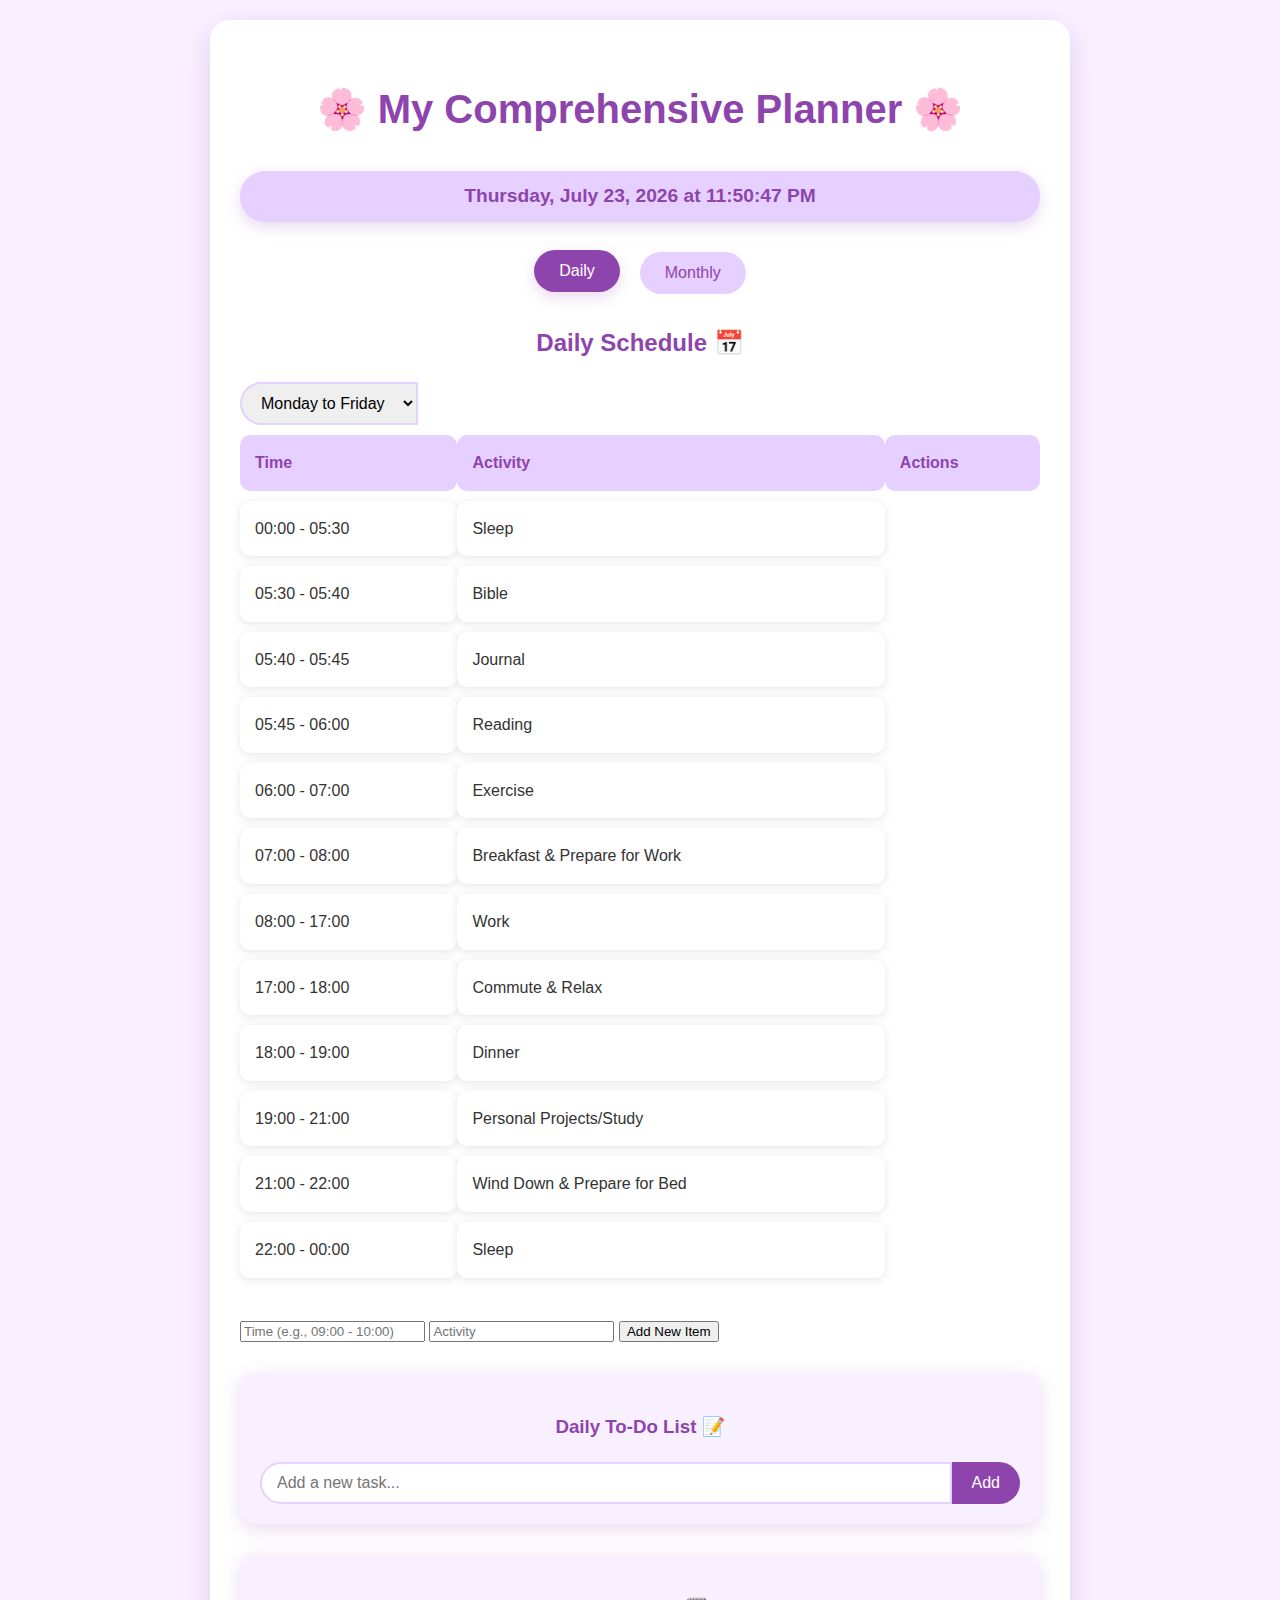
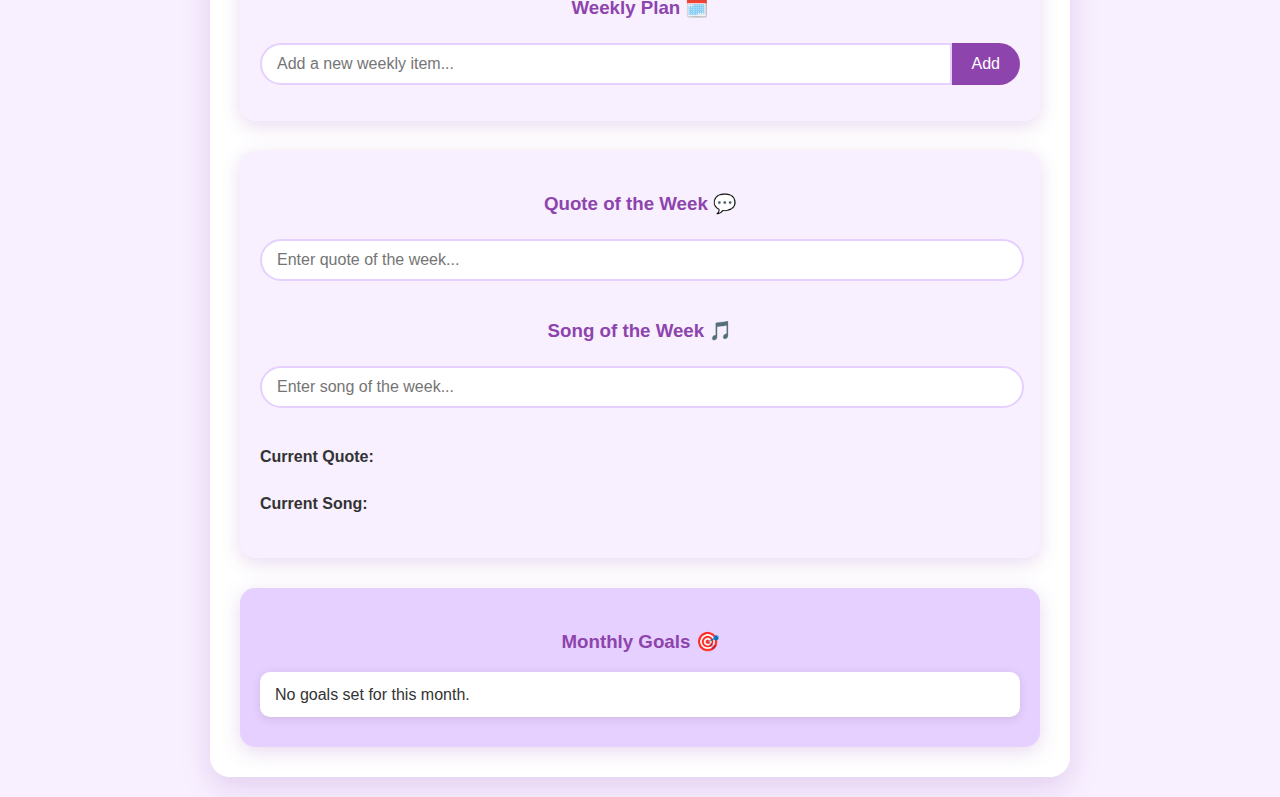
<file: index.html>
<!DOCTYPE html><html><head><base href="https://planner.example.com/">
    <meta charset="UTF-8">
    <meta name="viewport" content="width=device-width, initial-scale=1.0">
    <title>Comprehensive Daily &amp; Monthly Planner</title>
    <style>
        :root {
            --primary-color: #8e44ad;
            --secondary-color: #9b59b6;
            --light-color: #f8f0ff;
            --accent-color: #e6d0ff;
            --text-color: #333;
            --shadow-color: rgba(142, 68, 173, 0.2);
        }

        body {
            font-family: 'Poppins', sans-serif;
            background-color: var(--light-color);
            margin: 0;
            padding: 20px;
            display: flex;
            flex-direction: column;
            align-items: center;
            color: var(--text-color);
            line-height: 1.6;
        }

        .container {
            background-color: #fff;
            border-radius: 20px;
            box-shadow: 0 10px 30px var(--shadow-color);
            padding: 30px;
            max-width: 800px;
            width: 100%;
            transition: all 0.3s ease;
        }

        .container:hover {
            transform: translateY(-5px);
            box-shadow: 0 15px 40px var(--shadow-color);
        }

        h1, h2, h3 {
            color: var(--primary-color);
            text-align: center;
            margin-bottom: 20px;
            font-weight: 600;
        }

        h1 {
            font-size: 2.5em;
            margin-bottom: 30px;
        }

        .tabs {
            display: flex;
            justify-content: center;
            margin-bottom: 30px;
        }

        .tab {
            background-color: var(--accent-color);
            border: none;
            border-radius: 25px;
            color: var(--primary-color);
            cursor: pointer;
            font-size: 16px;
            margin: 0 10px;
            padding: 12px 25px;
            transition: all 0.3s ease;
            font-weight: 500;
            outline: none;
        }

        .tab:hover, .tab.active {
            background-color: var(--primary-color);
            color: #fff;
            transform: translateY(-2px);
            box-shadow: 0 5px 15px var(--shadow-color);
        }

        .content {
            display: none;
            opacity: 0;
            transition: opacity 0.3s ease;
        }

        .content.active {
            display: block;
            opacity: 1;
        }

        table {
            width: 100%;
            border-collapse: separate;
            border-spacing: 0 10px;
            margin-bottom: 30px;
        }

        th, td {
            padding: 15px;
            text-align: left;
            border-radius: 10px;
        }

        th {
            background-color: var(--accent-color);
            color: var(--primary-color);
            font-weight: 600;
        }

        td {
            background-color: #fff;
            box-shadow: 0 2px 10px rgba(0,0,0,0.1);
            transition: all 0.3s ease;
        }

        td:hover {
            transform: translateY(-2px);
            box-shadow: 0 5px 15px rgba(0,0,0,0.1);
        }

        .todo-list, .weekly-plan, .quote-song, .monthly-planner {
            background-color: var(--light-color);
            border-radius: 15px;
            padding: 20px;
            margin-top: 30px;
            box-shadow: 0 5px 20px var(--shadow-color);
        }

        .todo-item {
            display: flex;
            align-items: center;
            margin-bottom: 15px;
            background-color: #fff;
            padding: 10px 15px;
            border-radius: 10px;
            box-shadow: 0 2px 10px rgba(0,0,0,0.1);
            transition: all 0.3s ease;
        }

        .todo-item:hover {
            transform: translateY(-2px);
            box-shadow: 0 5px 15px rgba(0,0,0,0.1);
        }

        .todo-item input[type="checkbox"] {
            margin-right: 15px;
            transform: scale(1.2);
        }

        .add-todo {
            display: flex;
            margin-top: 20px;
        }

        .add-todo input[type="text"], .quote-song input[type="text"], .monthly-planner input[type="text"], select {
            flex-grow: 1;
            padding: 10px 15px;
            border: 2px solid var(--accent-color);
            border-radius: 25px 0 0 25px;
            font-size: 16px;
            outline: none;
            transition: all 0.3s ease;
        }

        .add-todo input[type="text"]:focus, .quote-song input[type="text"]:focus, .monthly-planner input[type="text"]:focus, select:focus {
            border-color: var(--primary-color);
            box-shadow: 0 0 10px var(--shadow-color);
        }

        .add-todo button, .monthly-planner button {
            background-color: var(--primary-color);
            border: none;
            border-radius: 0 25px 25px 0;
            color: #fff;
            cursor: pointer;
            padding: 10px 20px;
            font-size: 16px;
            transition: all 0.3s ease;
        }

        .add-todo button:hover, .monthly-planner button:hover {
            background-color: var(--secondary-color);
            transform: translateY(-2px);
            box-shadow: 0 5px 15px var(--shadow-color);
        }

        ul {
            list-style-type: none;
            padding-left: 0;
        }

        li {
            margin-bottom: 15px;
            background-color: #fff;
            padding: 10px 15px;
            border-radius: 10px;
            box-shadow: 0 2px 10px rgba(0,0,0,0.1);
            transition: all 0.3s ease;
        }

        li:hover {
            transform: translateY(-2px);
            box-shadow: 0 5px 15px rgba(0,0,0,0.1);
        }

        .quote-song input[type="text"], .monthly-planner input[type="text"] {
            width: calc(100% - 30px);
            margin-bottom: 15px;
            border-radius: 25px;
        }

        .monthly-planner select {
            width: 100%;
            padding: 10px 15px;
            border: 2px solid var(--accent-color);
            border-radius: 25px;
            margin-bottom: 15px;
            background-color: #fff;
            color: var(--primary-color);
            font-size: 16px;
            appearance: none;
            background-image: url('data:image/svg+xml;utf8,<svg fill="%238e44ad" height="24" viewBox="0 0 24 24" width="24" xmlns="http://www.w3.org/2000/svg"><path d="M7 10l5 5 5-5z"/><path d="M0 0h24v24H0z" fill="none"/></svg>');
            background-repeat: no-repeat;
            background-position: right 15px center;
        }

        #current-date-time {
            font-size: 1.2em;
            font-weight: bold;
            color: var(--primary-color);
            margin-bottom: 30px;
            text-align: center;
            background-color: var(--accent-color);
            padding: 10px 20px;
            border-radius: 25px;
            box-shadow: 0 5px 15px var(--shadow-color);
        }

        #monthly-goals {
            background-color: var(--accent-color);
            border-radius: 15px;
            padding: 20px;
            margin-top: 30px;
            box-shadow: 0 5px 20px var(--shadow-color);
        }

        #monthly-goals h3 {
            color: var(--primary-color);
            margin-bottom: 15px;
        }

        #monthly-goals p {
            margin: 10px 0;
            background-color: #fff;
            padding: 10px 15px;
            border-radius: 10px;
            box-shadow: 0 2px 10px rgba(0,0,0,0.1);
            transition: all 0.3s ease;
        }

        #monthly-goals p:hover {
            transform: translateY(-2px);
            box-shadow: 0 5px 15px rgba(0,0,0,0.1);
        }

        .highlight {
            background-color: #ffd700 !important;
            font-weight: bold;
            animation: pulse 2s infinite;
        }

        @keyframes pulse {
            0% {
                box-shadow: 0 0 0 0 rgba(255, 215, 0, 0.7);
            }
            70% {
                box-shadow: 0 0 0 10px rgba(255, 215, 0, 0);
            }
            100% {
                box-shadow: 0 0 0 0 rgba(255, 215, 0, 0);
            }
        }

        .remove-button {
            background-color: #e74c3c;
            color: white;
            border: none;
            border-radius: 50%;
            width: 25px;
            height: 25px;
            font-size: 14px;
            cursor: pointer;
            margin-left: 10px;
            transition: all 0.3s ease;
            display: inline-flex;
            align-items: center;
            justify-content: center;
        }

        .remove-button:hover {
            background-color: #c0392b;
            transform: scale(1.1);
        }
    </style>
</head>
<body>
    <div class="container">
        <h1>🌸 My Comprehensive Planner 🌸</h1>
        <div id="current-date-time"></div>
        <div class="tabs">
            <button class="tab active" onclick="showTab('daily')">Daily</button>
            <button class="tab" onclick="showTab('monthly')">Monthly</button>
        </div>
        <div id="daily" class="content active">
    <h2>Daily Schedule 📅</h2>
    <select id="day-selector" onchange="loadDailySchedule()">
        <option value="weekday">Monday to Friday</option>
        <option value="saturday">Saturday</option>
        <option value="sunday">Sunday</option>
    </select>
    <div class="table-responsive">
        <table id="daily-schedule">
            <thead>
                <tr>
                    <th>Time</th>
                    <th>Activity</th>
                    <th>Actions</th>
                </tr>
            </thead>
            <tbody>
                <!-- Schedule will be populated by JavaScript -->
            </tbody>
        </table>
    </div>
    <div class="add-schedule-item">
        <input type="text" id="new-time" placeholder="Time (e.g., 09:00 - 10:00)">
        <input type="text" id="new-activity" placeholder="Activity">
        <button onclick="addScheduleItem()">Add New Item</button>
    </div>
    <div class="todo-list">
        <h3>Daily To-Do List 📝</h3>
        <div class="todo-container">
            <div class="todo-input">
                <div class="add-todo">
                    <input type="text" id="new-todo" placeholder="Add a new task...">
                    <button onclick="addTodo()">Add</button>
                </div>
            </div>
            <div class="todo-items">
                <div id="todo-items"></div>
            </div>
        </div>
    </div>
    <div class="weekly-plan">
        <h3>Weekly Plan 🗓️</h3>
        <div class="weekly-container">
            <div class="weekly-input">
                <div class="add-todo">
                    <input type="text" id="new-weekly-item" placeholder="Add a new weekly item...">
                    <button onclick="addWeeklyItem()">Add</button>
                </div>
            </div>
            <div class="weekly-items">
                <ul id="weekly-plan-list"></ul>
            </div>
        </div>
    </div>
    <div class="quote-song">
        <h3>Quote of the Week 💬</h3>
        <div class="quote-song-container">
            <div class="quote-song-input">
                <input type="text" id="quote-of-week" placeholder="Enter quote of the week..." onchange="updateQuoteSong()">
                <h3 style="margin-top: 20px;">Song of the Week 🎵</h3>
                <input type="text" id="song-of-week" placeholder="Enter song of the week..." onchange="updateQuoteSong()">
            </div>
            <div class="quote-song-display">
                <h4>Current Quote:</h4>
                <p id="display-quote"></p>
                <h4>Current Song:</h4>
                <p id="display-song"></p>
            </div>
        </div>
    </div>
    <div id="monthly-goals">
        <h3>Monthly Goals 🎯</h3>
        <!-- This will be populated by JavaScript -->
    </div>
</div>
        <div id="monthly" class="content">
            <h2>Monthly Planner 📅</h2>
            <div class="monthly-planner">
                <select id="month-selector" onchange="loadMonthlyPlan()">
                    <option value="0">January</option>
                    <option value="1">February</option>
                    <option value="2">March</option>
                    <option value="3">April</option>
                    <option value="4">May</option>
                    <option value="5">June</option>
                    <option value="6">July</option>
                    <option value="7">August</option>
                    <option value="8">September</option>
                    <option value="9">October</option>
                    <option value="10">November</option>
                    <option value="11">December</option>
                </select>
                <h3>Book of the Month 📚</h3>
                <input type="text" id="book-of-month" placeholder="Enter book of the month...">
                <h3>Language of the Month 🗣️</h3>
                <input type="text" id="language-of-month" placeholder="Enter language of the month...">
                <h3>Programming Language of the Month 💻</h3>
                <input type="text" id="programming-language-of-month" placeholder="Enter programming language of the month...">
                <h3>Story Book of the Month 📖</h3>
                <input type="text" id="story-book-of-month" placeholder="Enter story book of the month...">
                <h3>Certification of the Month 🏆</h3>
                <input type="text" id="certification-of-month" placeholder="Enter certification of the month...">
                <button onclick="saveMonthlyPlan()">Save</button>
            </div>
        </div>
    </div>
    <script>
        let monthlyPlanData = {};
        let todoList = [];
        let weeklyPlanList = [];
        let quoteOfWeek = '';
        let songOfWeek = '';

        const schedules = {
            weekday: [
                { time: "00:00 - 05:30", activity: "Sleep" },
                { time: "05:30 - 05:40", activity: "Bible" },
                { time: "05:40 - 05:45", activity: "Journal" },
                { time: "05:45 - 06:00", activity: "Reading" },
                { time: "06:00 - 07:00", activity: "Exercise" },
                { time: "07:00 - 08:00", activity: "Breakfast & Prepare for Work" },
                { time: "08:00 - 17:00", activity: "Work" },
                { time: "17:00 - 18:00", activity: "Commute & Relax" },
                { time: "18:00 - 19:00", activity: "Dinner" },
                { time: "19:00 - 21:00", activity: "Personal Projects/Study" },
                { time: "21:00 - 22:00", activity: "Wind Down & Prepare for Bed" },
                { time: "22:00 - 00:00", activity: "Sleep" }
            ],
            saturday: [
                { time: "00:00 - 06:00", activity: "Sleep" },
                { time: "06:00 - 06:10", activity: "Bible" },
                { time: "06:10 - 06:15", activity: "Journal" },
                { time: "06:15 - 06:30", activity: "Reading" },
                { time: "06:30 - 07:30", activity: "Exercise" },
                { time: "07:30 - 08:30", activity: "Breakfast" },
                { time: "08:30 - 12:00", activity: "Personal Projects/Study" },
                { time: "12:00 - 13:00", activity: "Lunch" },
                { time: "13:00 - 18:00", activity: "Leisure/Hobbies" },
                { time: "18:00 - 19:00", activity: "Dinner" },
                { time: "19:00 - 22:00", activity: "Socializing/Relaxation" },
                { time: "22:00 - 00:00", activity: "Wind Down & Sleep" }
            ],
            sunday: [
                { time: "00:00 - 07:00", activity: "Sleep" },
                { time: "07:00 - 07:10", activity: "Bible" },
                { time: "07:10 - 07:15", activity: "Journal" },
                { time: "07:15 - 07:30", activity: "Reading" },
                { time: "07:30 - 08:30", activity: "Breakfast" },
                { time: "08:30 - 10:00", activity: "Church/Spiritual Activities" },
                { time: "10:00 - 12:00", activity: "Family Time" },
                { time: "12:00 - 13:00", activity: "Lunch" },
                { time: "13:00 - 16:00", activity: "Rest/Relaxation" },
                { time: "16:00 - 18:00", activity: "Prepare for the Week Ahead" },
                { time: "18:00 - 19:00", activity: "Dinner" },
                { time: "19:00 - 21:00", activity: "Light Reading/Meditation" },
                { time: "21:00 - 00:00", activity: "Wind Down & Sleep" }
            ]
        };

        function showTab(tabName) {
            const contents = document.getElementsByClassName('content');
            for (let i = 0; i < contents.length; i++) {
                contents[i].classList.remove('active');
            }
            document.getElementById(tabName).classList.add('active');

            const tabs = document.getElementsByClassName('tab');
            for (let i = 0; i < tabs.length; i++) {
                tabs[i].classList.remove('active');
            }
            event.target.classList.add('active');
        }

        function loadDailySchedule() {
            const day = document.getElementById('day-selector').value;
            const schedule = schedules[day];
            const tableBody = document.getElementById('daily-schedule').getElementsByTagName('tbody')[0];
            tableBody.innerHTML = '';

            const now = new Date();
            const currentHour = now.getHours();
            const currentMinute = now.getMinutes();

            for (const item of schedule) {
                const row = tableBody.insertRow();
                const timeCell = row.insertCell(0);
                const activityCell = row.insertCell(1);
                timeCell.textContent = item.time;
                activityCell.textContent = item.activity;

                // Check if current time falls within this time slot
                const [startTime, endTime] = item.time.split(' - ');
                const [startHour, startMinute] = startTime.split(':').map(Number);
                const [endHour, endMinute] = endTime.split(':').map(Number);

                if (
                    (currentHour > startHour || (currentHour === startHour && currentMinute >= startMinute)) &&
                    (currentHour < endHour || (currentHour === endHour && currentMinute < endMinute))
                ) {
                    row.classList.add('highlight');
                }
            }
        }

        function addTodo() {
            const newTodo = document.getElementById('new-todo').value;
            if (newTodo) {
                todoList.push({ text: newTodo, done: false });
                document.getElementById('new-todo').value = '';
                renderTodoList();
            }
        }

        function renderTodoList() {
            const todoItems = document.getElementById('todo-items');
            todoItems.innerHTML = '';
            for (let i = 0; i < todoList.length; i++) {
                const item = todoList[i];
                const div = document.createElement('div');
                div.className = 'todo-item';
                div.innerHTML = `
                    <input type="checkbox" ${item.done ? 'checked' : ''} onchange="toggleTodo(${i})">
                    <span style="text-decoration: ${item.done ? 'line-through' : 'none'}">${item.text}</span>
                    <button class="remove-button" onclick="removeTodo(${i})">×</button>
                `;
                todoItems.appendChild(div);
            }
        }

        function toggleTodo(index) {
            todoList[index].done = !todoList[index].done;
            renderTodoList();
        }

        function removeTodo(index) {
            todoList.splice(index, 1);
            renderTodoList();
        }

        function addWeeklyItem() {
            const newItem = document.getElementById('new-weekly-item').value;
            if (newItem) {
                weeklyPlanList.push(newItem);
                document.getElementById('new-weekly-item').value = '';
                renderWeeklyPlan();
            }
        }

        function renderWeeklyPlan() {
            const weeklyPlanListElement = document.getElementById('weekly-plan-list');
            weeklyPlanListElement.innerHTML = '';
            for (let i = 0; i < weeklyPlanList.length; i++) {
                const item = weeklyPlanList[i];
                const li = document.createElement('li');
                li.textContent = item;
                li.innerHTML += ` <button class="remove-button" onclick="removeWeeklyItem(${i})">×</button>`;
                weeklyPlanListElement.appendChild(li);
            }
        }

        function removeWeeklyItem(index) {
            weeklyPlanList.splice(index, 1);
            renderWeeklyPlan();
        }

        function saveMonthlyPlan() {
            const month = document.getElementById('month-selector').value;
            const bookOfMonth = document.getElementById('book-of-month').value;
            const languageOfMonth = document.getElementById('language-of-month').value;
            const programmingLanguageOfMonth = document.getElementById('programming-language-of-month').value;
            const storyBookOfMonth = document.getElementById('story-book-of-month').value;
            const certificationOfMonth = document.getElementById('certification-of-month').value;

            monthlyPlanData[month] = {
                bookOfMonth,
                languageOfMonth,
                programmingLanguageOfMonth,
                storyBookOfMonth,
                certificationOfMonth
            };

            localStorage.setItem('monthlyPlanData', JSON.stringify(monthlyPlanData));
            alert('Monthly plan saved successfully!');
            updateMonthlyGoals();
        }

        function loadMonthlyPlan() {
            const month = document.getElementById('month-selector').value;
            const monthData = monthlyPlanData[month];

            if (monthData) {
                document.getElementById('book-of-month').value = monthData.bookOfMonth || '';
                document.getElementById('language-of-month').value = monthData.languageOfMonth || '';
                document.getElementById('programming-language-of-month').value = monthData.programmingLanguageOfMonth || '';
                document.getElementById('story-book-of-month').value = monthData.storyBookOfMonth || '';
                document.getElementById('certification-of-month').value = monthData.certificationOfMonth || '';
            } else {
                document.getElementById('book-of-month').value = '';
                document.getElementById('language-of-month').value = '';
                document.getElementById('programming-language-of-month').value = '';
                document.getElementById('story-book-of-month').value = '';
                document.getElementById('certification-of-month').value = '';
            }
        }

        function updateCurrentDateTime() {
            const now = new Date();
            const options = { weekday: 'long', year: 'numeric', month: 'long', day: 'numeric', hour: '2-digit', minute: '2-digit', second: '2-digit' };
            document.getElementById('current-date-time').textContent = now.toLocaleDateString('en-US', options);
        }

        function updateMonthlyGoals() {
            const currentMonth = new Date().getMonth().toString();
            const monthlyGoals = monthlyPlanData[currentMonth];
            const monthlyGoalsDiv = document.getElementById('monthly-goals');

            if (monthlyGoals) {
                monthlyGoalsDiv.innerHTML = `
                    <h3>Monthly Goals 🎯</h3>
                    <p><strong>Book:</strong> ${monthlyGoals.bookOfMonth || 'Not set'}</p>
                    <p><strong>Language:</strong> ${monthlyGoals.languageOfMonth || 'Not set'}</p>
                    <p><strong>Programming Language:</strong> ${monthlyGoals.programmingLanguageOfMonth || 'Not set'}</p>
                    <p><strong>Story Book:</strong> ${monthlyGoals.storyBookOfMonth || 'Not set'}</p>
                    <p><strong>Certification:</strong> ${monthlyGoals.certificationOfMonth || 'Not set'}</p>
                `;
            } else {
                monthlyGoalsDiv.innerHTML = '<h3>Monthly Goals 🎯</h3><p>No goals set for this month.</p>';
            }
        }

        function updateQuoteSong() {
            quoteOfWeek = document.getElementById('quote-of-week').value;
            songOfWeek = document.getElementById('song-of-week').value;
            document.getElementById('display-quote').textContent = quoteOfWeek;
            document.getElementById('display-song').textContent = songOfWeek;
        }

        // Load saved data from localStorage
        window.onload = function() {
            const savedMonthlyPlanData = localStorage.getItem('monthlyPlanData');
            if (savedMonthlyPlanData) {
                monthlyPlanData = JSON.parse(savedMonthlyPlanData);
            }

            const savedTodoList = localStorage.getItem('todoList');
            if (savedTodoList) {
                todoList = JSON.parse(savedTodoList);
                renderTodoList();
            }

            const savedWeeklyPlanList = localStorage.getItem('weeklyPlanList');
            if (savedWeeklyPlanList) {
                weeklyPlanList = JSON.parse(savedWeeklyPlanList);
                renderWeeklyPlan();
            }

            quoteOfWeek = localStorage.getItem('quoteOfWeek') || '';
            songOfWeek = localStorage.getItem('songOfWeek') || '';
            document.getElementById('quote-of-week').value = quoteOfWeek;
            document.getElementById('song-of-week').value = songOfWeek;
            updateQuoteSong();

            document.getElementById('month-selector').addEventListener('change', loadMonthlyPlan);
            loadMonthlyPlan();
            loadDailySchedule();
            updateCurrentDateTime();
            updateMonthlyGoals();

            // Update date and time every second
            setInterval(updateCurrentDateTime, 1000);
            // Refresh daily schedule every minute to update highlighting
            setInterval(loadDailySchedule, 60000);
        }

        // Save data to localStorage
        window.onbeforeunload = function() {
            localStorage.setItem('monthlyPlanData', JSON.stringify(monthlyPlanData));
            localStorage.setItem('todoList', JSON.stringify(todoList));
            localStorage.setItem('weeklyPlanList', JSON.stringify(weeklyPlanList));
            localStorage.setItem('quoteOfWeek', quoteOfWeek);
            localStorage.setItem('songOfWeek', songOfWeek);
        }
    </script>

</body></html>
</file>
